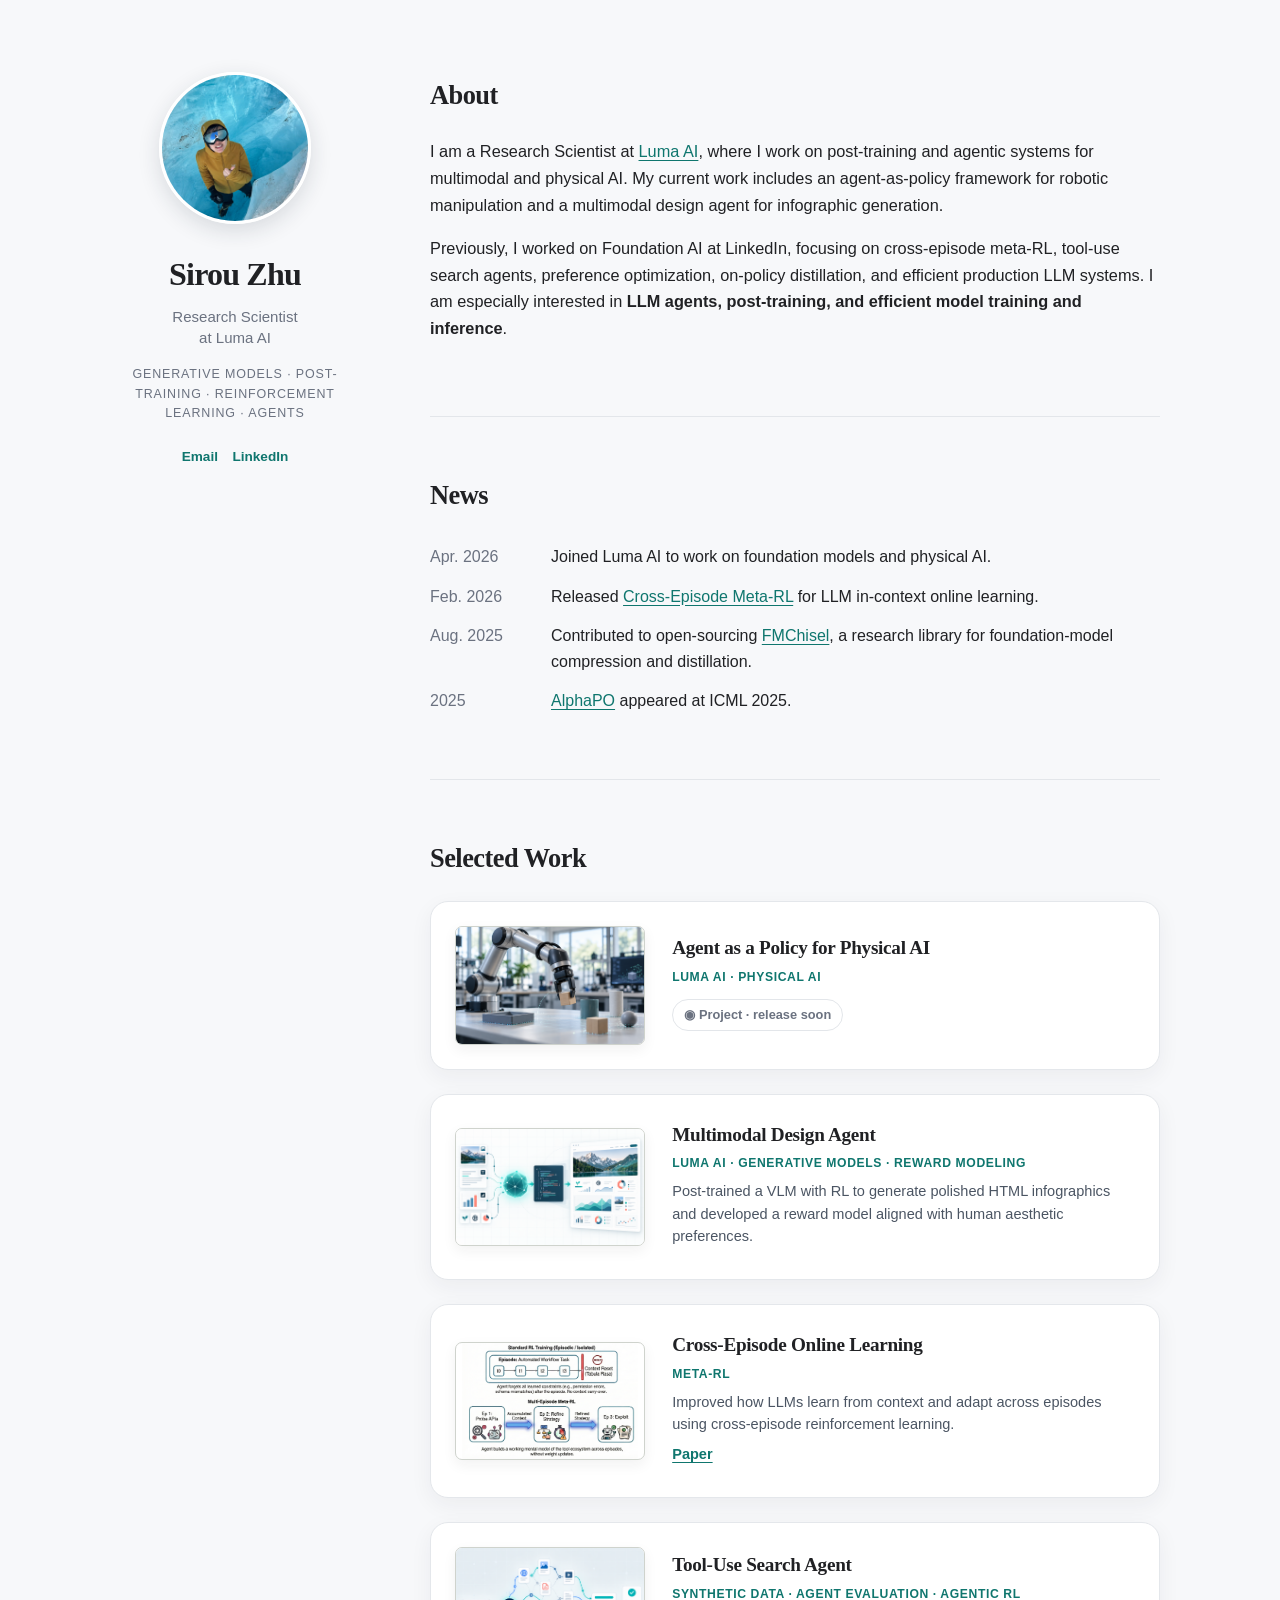
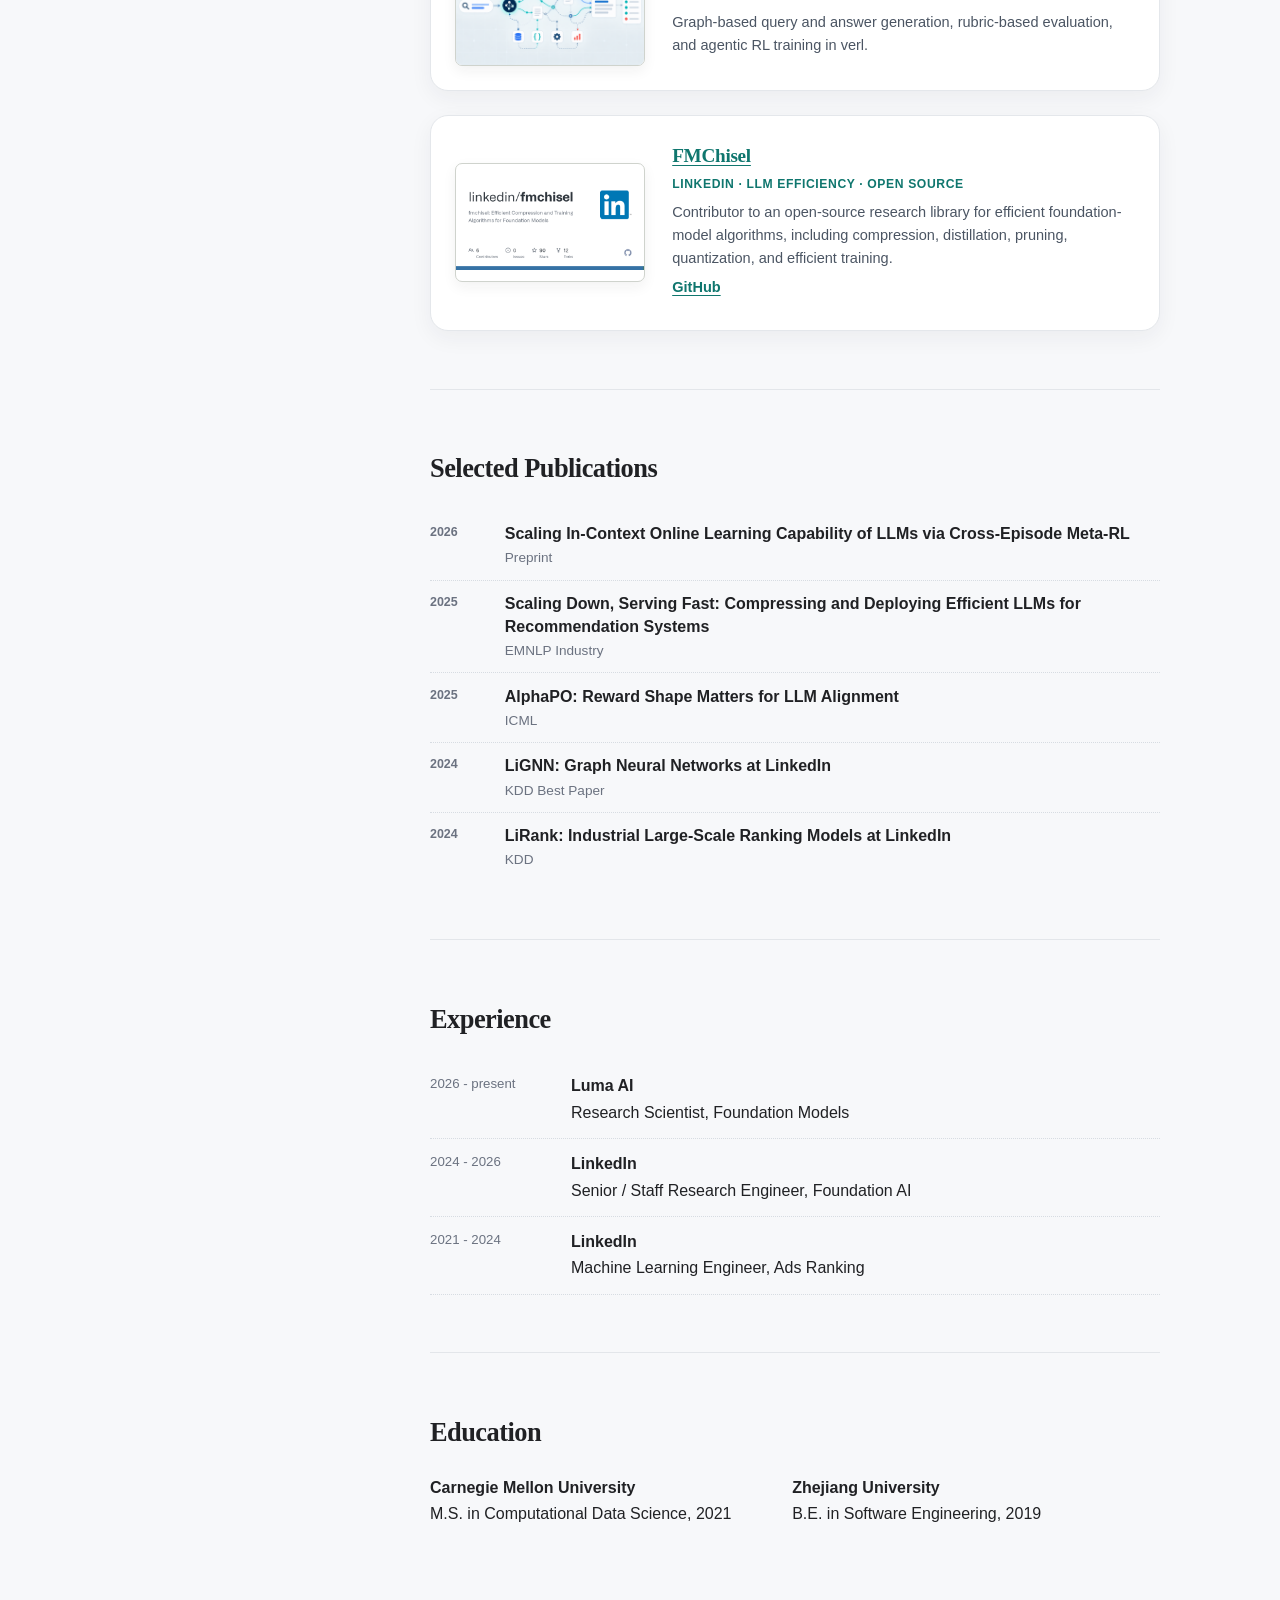
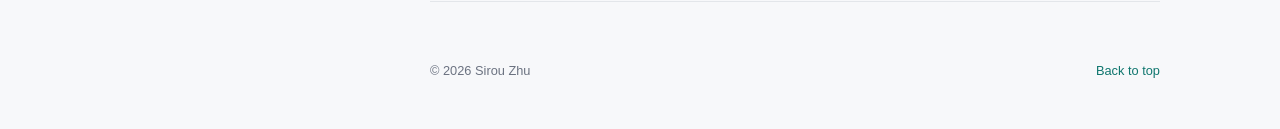
<file: index.html>
<!doctype html>
<html lang="en">
<head>
  <meta charset="utf-8">
  <meta name="viewport" content="width=device-width, initial-scale=1">
  <meta name="description" content="Sirou Zhu is a Research Scientist at Luma AI working on generative models, post-training, reinforcement learning, multimodal AI, and agentic systems.">
  <meta name="robots" content="index, follow, max-image-preview:large">
  <meta name="theme-color" content="#5bc6e8">
  <meta property="og:type" content="profile">
  <meta property="og:title" content="Sirou Zhu — Research Scientist in Generative AI, Agents &amp; RL">
  <meta property="og:description" content="Research Scientist at Luma AI working on generative models, post-training, reinforcement learning, multimodal AI, and agentic systems.">
  <meta property="og:url" content="https://sirzhu.com/">
  <meta property="og:image" content="https://sirzhu.com/assets/profile-photo.jpg">
  <meta property="og:image:alt" content="Sirou Zhu in a blue ice cave">
  <meta name="twitter:card" content="summary_large_image">
  <meta name="twitter:title" content="Sirou Zhu — Research Scientist in Generative AI, Agents &amp; RL">
  <meta name="twitter:description" content="Research Scientist at Luma AI working on generative models, post-training, reinforcement learning, multimodal AI, and agentic systems.">
  <meta name="twitter:image" content="https://sirzhu.com/assets/profile-photo.jpg">
  <title>Sirou Zhu — Research Scientist in Generative AI, Agents &amp; RL</title>
  <link rel="canonical" href="https://sirzhu.com/">
  <link rel="sitemap" type="application/xml" href="/sitemap.xml">
  <link rel="icon" href="data:image/svg+xml,%3Csvg xmlns='http://www.w3.org/2000/svg' viewBox='0 0 64 64'%3E%3Crect width='64' height='64' rx='32' fill='%235bc6e8'/%3E%3Ctext x='32' y='39' text-anchor='middle' font-family='Arial' font-size='22' font-weight='700' fill='%23073b4c'%3ESZ%3C/text%3E%3C/svg%3E">
  <link rel="stylesheet" href="styles.css">
  <script type="application/ld+json">
    {
      "@context": "https://schema.org",
      "@type": "Person",
      "name": "Sirou Zhu",
      "url": "https://sirzhu.com/",
      "image": "https://sirzhu.com/assets/profile-photo.jpg",
      "jobTitle": "Research Scientist",
      "worksFor": {
        "@type": "Organization",
        "name": "Luma AI",
        "url": "https://lumalabs.ai/"
      },
      "alumniOf": [
        {
          "@type": "CollegeOrUniversity",
          "name": "Carnegie Mellon University"
        },
        {
          "@type": "CollegeOrUniversity",
          "name": "Zhejiang University"
        }
      ],
      "sameAs": [
        "https://www.linkedin.com/in/sirouz-97/"
      ],
      "knowsAbout": [
        "Generative AI",
        "Post-training",
        "Reinforcement learning",
        "Multimodal AI",
        "LLM agents",
        "Physical AI"
      ]
    }
  </script>
</head>
<body>
  <a class="skip-link" href="#content">Skip to content</a>
  <div class="page">
    <aside class="profile" aria-label="Profile">
      <img class="portrait" src="assets/profile-photo.jpg" alt="Sirou Zhu in a blue ice cave" width="640" height="640">
      <h1>Sirou Zhu</h1>
      <p class="role">Research Scientist<br>at Luma AI</p>
      <p class="focus">Generative Models · Post-Training · Reinforcement Learning · Agents</p>
      <nav class="profile-links" aria-label="Profile links">
        <a href="mailto:srzhu97@gmail.com">Email</a>
        <a href="https://www.linkedin.com/in/sirouz-97/" rel="noreferrer">LinkedIn</a>
      </nav>
    </aside>

    <main id="content">
      <section class="about" id="about">
        <h2>About</h2>
        <p>I am a Research Scientist at <a href="https://lumalabs.ai/">Luma AI</a>, where I work on post-training and agentic systems for multimodal and physical AI. My current work includes an agent-as-policy framework for robotic manipulation and a multimodal design agent for infographic generation.</p>
        <p>Previously, I worked on Foundation AI at LinkedIn, focusing on cross-episode meta-RL, tool-use search agents, preference optimization, on-policy distillation, and efficient production LLM systems. I am especially interested in <strong>LLM agents, post-training, and efficient model training and inference</strong>.</p>
      </section>

      <section id="news">
        <h2>News</h2>
        <ul class="news-list">
          <li><time datetime="2026-04">Apr. 2026</time><span>Joined Luma AI to work on foundation models and physical AI.</span></li>
          <li><time datetime="2026-02">Feb. 2026</time><span>Released <a href="https://arxiv.org/pdf/2602.04089">Cross-Episode Meta-RL</a> for LLM in-context online learning.</span></li>
          <li><time datetime="2025-08">Aug. 2025</time><span>Contributed to open-sourcing <a href="https://github.com/linkedin/fmchisel">FMChisel</a>, a research library for foundation-model compression and distillation.</span></li>
          <li><time datetime="2025-07">2025</time><span><a href="https://arxiv.org/abs/2501.03884">AlphaPO</a> appeared at ICML 2025.</span></li>
        </ul>
      </section>

      <section id="work">
        <h2>Selected Work</h2>
        <div class="work-list">
          <article class="work-item">
            <div class="work-media">
              <img src="assets/agent-policy-robotics.png" alt="A robotic arm performing a tabletop manipulation task in a research lab">
            </div>
            <div class="work-copy">
              <h3>Agent as a Policy for Physical AI</h3>
              <p class="meta">Luma AI · Physical AI</p>
              <p class="release-soon"><span aria-hidden="true">◉</span> Project · release soon</p>
            </div>
          </article>

          <article class="work-item">
            <div class="work-media">
              <img src="assets/multimodal-design-agent.png" alt="A multimodal AI system transforming visual and text inputs into HTML code and a polished infographic">
            </div>
            <div class="work-copy">
              <h3>Multimodal Design Agent</h3>
              <p class="meta">Luma AI · Generative models · Reward modeling</p>
              <p>Post-trained a VLM with RL to generate polished HTML infographics and developed a reward model aligned with human aesthetic preferences.</p>
            </div>
          </article>

          <article class="work-item">
            <a class="work-media paper-media" href="https://arxiv.org/pdf/2602.04089" aria-label="Read the Cross-Episode Meta-RL paper">
              <img src="assets/cross-episode-meta-rl.png" alt="Diagram comparing isolated RL training with multi-episode meta-RL">
            </a>
            <div class="work-copy">
              <h3>Cross-Episode Online Learning</h3>
              <p class="meta">Meta-RL</p>
              <p>Improved how LLMs learn from context and adapt across episodes using cross-episode reinforcement learning.</p>
              <p class="work-links"><a href="https://arxiv.org/pdf/2602.04089">Paper</a></p>
            </div>
          </article>

          <article class="work-item">
            <div class="work-media">
              <img src="assets/search-agent.png" alt="A search agent traversing connected information sources, calling tools, synthesizing an answer, and applying rubric-based evaluation">
            </div>
            <div class="work-copy">
              <h3>Tool-Use Search Agent</h3>
              <p class="meta">Synthetic data · Agent evaluation · Agentic RL</p>
              <p>Graph-based query and answer generation, rubric-based evaluation, and agentic RL training in verl.</p>
            </div>
          </article>

          <article class="work-item">
            <a class="work-media github-media" href="https://github.com/linkedin/fmchisel" aria-label="Open the FMChisel GitHub repository">
              <img src="assets/fmchisel.png" alt="FMChisel GitHub repository preview">
            </a>
            <div class="work-copy">
              <h3><a href="https://github.com/linkedin/fmchisel">FMChisel</a></h3>
              <p class="meta">LinkedIn · LLM efficiency · Open source</p>
              <p>Contributor to an open-source research library for efficient foundation-model algorithms, including compression, distillation, pruning, quantization, and efficient training.</p>
              <p class="work-links"><a href="https://github.com/linkedin/fmchisel">GitHub</a></p>
            </div>
          </article>
        </div>
      </section>

      <section id="publications">
        <h2>Selected Publications</h2>
        <ol class="publication-list">
          <li>
            <span class="year">2026</span>
            <div><a href="https://arxiv.org/pdf/2602.04089"><strong>Scaling In-Context Online Learning Capability of LLMs via Cross-Episode Meta-RL</strong></a><br><span>Preprint</span></div>
          </li>
          <li>
            <span class="year">2025</span>
            <div><a href="https://aclanthology.org/2025.emnlp-industry.119/"><strong>Scaling Down, Serving Fast: Compressing and Deploying Efficient LLMs for Recommendation Systems</strong></a><br><span>EMNLP Industry</span></div>
          </li>
          <li>
            <span class="year">2025</span>
            <div><a href="https://arxiv.org/abs/2501.03884"><strong>AlphaPO: Reward Shape Matters for LLM Alignment</strong></a><br><span>ICML</span></div>
          </li>
          <li>
            <span class="year">2024</span>
            <div><a href="https://arxiv.org/abs/2402.11139"><strong>LiGNN: Graph Neural Networks at LinkedIn</strong></a><br><span>KDD Best Paper</span></div>
          </li>
          <li>
            <span class="year">2024</span>
            <div><a href="https://arxiv.org/abs/2402.06859"><strong>LiRank: Industrial Large-Scale Ranking Models at LinkedIn</strong></a><br><span>KDD</span></div>
          </li>
        </ol>
      </section>

      <section id="experience">
        <h2>Experience</h2>
        <div class="timeline">
          <div><time>2026 - present</time><p><strong>Luma AI</strong><br>Research Scientist, Foundation Models</p></div>
          <div><time>2024 - 2026</time><p><strong>LinkedIn</strong><br>Senior / Staff Research Engineer, Foundation AI</p></div>
          <div><time>2021 - 2024</time><p><strong>LinkedIn</strong><br>Machine Learning Engineer, Ads Ranking</p></div>
        </div>
      </section>

      <section id="education">
        <h2>Education</h2>
        <p><strong>Carnegie Mellon University</strong><br>M.S. in Computational Data Science, 2021</p>
        <p><strong>Zhejiang University</strong><br>B.E. in Software Engineering, 2019</p>
      </section>

      <footer>
        <span>© <span id="year"></span> Sirou Zhu</span>
        <a href="#about">Back to top</a>
      </footer>
    </main>
  </div>
  <script src="script.js"></script>
</body>
</html>
</file>
<file: styles.css>
:root {
  --background: #f7f8fa;
  --surface: #ffffff;
  --ink: #202124;
  --muted: #6b7280;
  --line: #e3e6ea;
  --accent: #0f766e;
  --accent-soft: #d9eeea;
  --max-width: 1040px;
}

* { box-sizing: border-box; }
html { scroll-behavior: smooth; }
body {
  margin: 0;
  background: var(--background);
  color: var(--ink);
  font-family: Inter, ui-sans-serif, -apple-system, BlinkMacSystemFont, "Segoe UI", sans-serif;
  font-size: 16px;
  line-height: 1.65;
  -webkit-font-smoothing: antialiased;
}

a { color: var(--accent); text-underline-offset: .18em; }
a:hover { color: #095b55; }
.skip-link { position: fixed; left: 1rem; top: -5rem; z-index: 20; padding: .5rem .8rem; background: var(--ink); color: white; }
.skip-link:focus { top: 1rem; }

.page {
  width: min(calc(100% - 3rem), var(--max-width));
  margin: 0 auto;
  padding: 4.5rem 0 3rem;
  display: grid;
  grid-template-columns: 230px minmax(0, 1fr);
  gap: 5rem;
}

.profile { position: sticky; top: 3rem; align-self: start; text-align: center; }
.portrait {
  width: 152px;
  height: 152px;
  margin: 0 auto 1.5rem;
  display: block;
  border-radius: 50%;
  border: 3px solid var(--surface);
  box-shadow: 0 7px 22px rgba(31, 41, 55, .14);
  object-fit: cover;
}
.profile h1 { margin: 0; font-family: Georgia, serif; font-size: 2rem; letter-spacing: -.025em; }
.role { margin: .3rem 0 1rem; color: var(--muted); font-size: .94rem; line-height: 1.45; }
.focus { color: var(--muted); font-size: .78rem; line-height: 1.55; text-transform: uppercase; letter-spacing: .07em; }
.profile-links { margin-top: 1.4rem; display: flex; flex-wrap: wrap; justify-content: center; gap: .45rem .9rem; }
.profile-links a { font-size: .85rem; font-weight: 650; text-decoration: none; }
.location { margin-top: 1.5rem; color: #89908d; font-size: .78rem; }

main { min-width: 0; }
section { padding: 0 0 3.6rem; margin-bottom: 3.6rem; border-bottom: 1px solid var(--line); }
section:first-child { padding-top: .15rem; }
h2 { margin: 0 0 1.25rem; font-family: Georgia, serif; font-size: 1.65rem; font-weight: 600; letter-spacing: -.02em; }
h3 { margin: 0 0 .25rem; font-family: Georgia, serif; font-size: 1.2rem; letter-spacing: -.015em; }
p { margin: 0 0 1rem; }
.about p { font-size: 1.02rem; }

.news-list { margin: 0; padding: 0; list-style: none; }
.news-list li { display: grid; grid-template-columns: 105px 1fr; gap: 1rem; padding: .4rem 0; }
.news-list time { color: var(--muted); font-variant-numeric: tabular-nums; }

.work-list { display: flex; flex-direction: column; gap: 1.5rem; }
.work-item {
  display: grid;
  grid-template-columns: 190px 1fr;
  gap: 1.7rem;
  align-items: center;
  padding: 1.5rem;
  border: 1px solid #e4e7eb;
  border-radius: 18px;
  background: var(--surface);
  box-shadow: 0 7px 22px rgba(31, 41, 55, .055);
}
.work-media {
  aspect-ratio: 16 / 10;
  display: block;
  overflow: hidden;
  border: 1px solid #cfd3cd;
  border-radius: 7px;
  background: white;
  box-shadow: 0 5px 14px rgba(31, 42, 38, .06);
}
.work-media img { width: 100%; height: 100%; display: block; object-fit: cover; }
.paper-media img, .github-media img { object-fit: contain; }
.work-media[href]:hover { border-color: #9ebbb6; box-shadow: 0 7px 18px rgba(15, 118, 110, .11); }
.work-copy > p { margin-bottom: .45rem; color: #4b5563; font-size: .91rem; line-height: 1.55; }
.work-copy .meta { color: var(--accent); font-size: .76rem; font-weight: 700; text-transform: uppercase; letter-spacing: .05em; }
.work-copy .result { color: var(--ink); font-weight: 620; }
.work-copy .release-soon {
  width: fit-content;
  margin-top: .8rem;
  padding: .32rem .7rem;
  border: 1px solid var(--line);
  border-radius: 999px;
  color: var(--muted);
  font-size: .8rem;
  font-weight: 650;
}
.work-links a { font-weight: 650; }

.publication-list { margin: 0; padding: 0; list-style: none; }
.publication-list li { display: grid; grid-template-columns: 62px 1fr; gap: .8rem; padding: .7rem 0; border-bottom: 1px dotted #d7dce2; line-height: 1.45; }
.publication-list li:last-child { border-bottom: 0; }
.publication-list a { color: var(--ink); text-decoration: none; }
.publication-list a:hover { color: var(--accent); }
.publication-list span { color: var(--muted); font-size: .85rem; }
.publication-list .year { padding-top: .06rem; font-size: .78rem; font-weight: 700; }

.timeline { display: flex; flex-direction: column; }
.timeline > div { display: grid; grid-template-columns: 125px 1fr; gap: 1rem; padding: .75rem 0; border-bottom: 1px dotted #d7dce2; }
.timeline time { color: var(--muted); font-size: .83rem; }
.timeline p { margin: 0; }

#education p { display: inline-block; width: 49%; padding-right: 1.5rem; vertical-align: top; }
footer { display: flex; justify-content: space-between; color: var(--muted); font-size: .8rem; }
footer a { text-decoration: none; }

@media (max-width: 800px) {
  .page { padding-top: 2.5rem; grid-template-columns: 1fr; gap: 3rem; }
  .profile { position: static; }
  .portrait { width: 132px; height: 132px; }
  .profile .focus { max-width: 420px; margin-left: auto; margin-right: auto; }
}

@media (max-width: 520px) {
  .page { width: min(calc(100% - 2rem), var(--max-width)); }
  section { padding-bottom: 2.8rem; margin-bottom: 2.8rem; }
  .news-list li { grid-template-columns: 1fr; gap: 0; }
  .work-item { grid-template-columns: 1fr; padding: 1.1rem; }
  .work-media { width: 100%; }
  #education p { width: 100%; }
  footer { flex-direction: column; gap: .5rem; }
}
</file>
